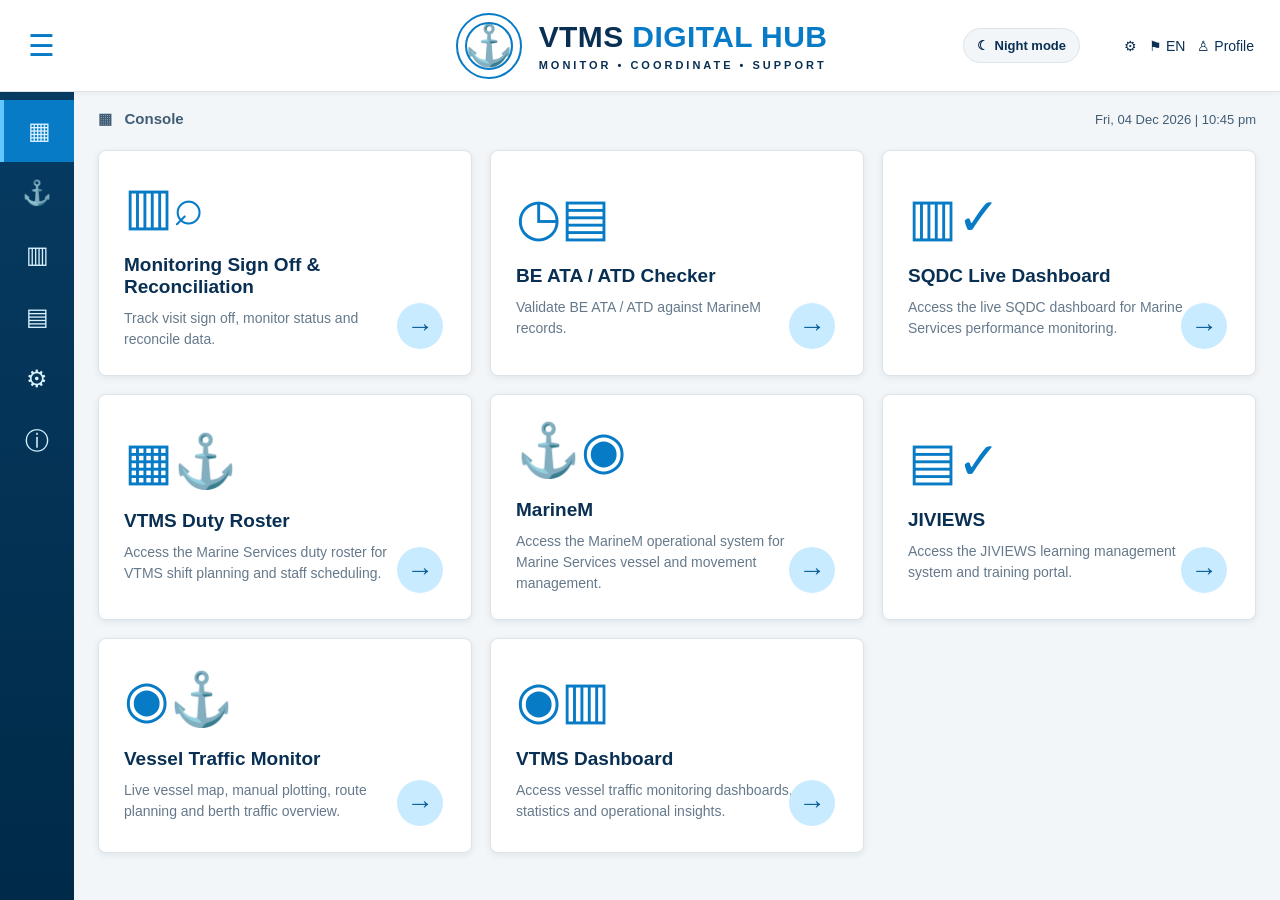
<file: dashboard.html>
<!doctype html>
<html lang="en"><head><meta charset="utf-8"><meta name="viewport" content="width=device-width,initial-scale=1"><title>VTMS Digital Hub</title>
<style>:root{--navy:#062f51;--blue:#087bc7;--sky:#31a9eb;--bg:#f3f6f8;--line:#dce4ea;--text:#092f53;--muted:#65798b}*{box-sizing:border-box}body{margin:0;font-family:Arial,Helvetica,sans-serif;background:var(--bg);color:var(--text)}header{height:92px;background:#fff;border-bottom:1px solid var(--line);display:flex;align-items:center;justify-content:center;position:relative;box-shadow:0 1px 5px #0000000c}.hamb{position:absolute;left:28px;font-size:30px;color:var(--blue)}.brand{display:flex;align-items:center;gap:14px}.logo{width:72px;height:72px;position:relative;display:grid;place-items:center;color:var(--navy);font-size:40px}.logo:before,.logo:after{content:"";position:absolute;border:2px solid var(--blue);border-radius:50%}.logo:before{width:62px;height:62px}.logo:after{width:44px;height:44px}.brand h1{font-size:30px;letter-spacing:.4px;margin:0;font-weight:800}.brand h1 span{color:var(--blue)}.brand p{font-size:11px;letter-spacing:3px;margin:4px 0 0;font-weight:700}.right{position:absolute;right:26px;display:flex;gap:20px;align-items:center;font-size:14px}.layout{display:grid;grid-template-columns:74px 1fr;min-height:calc(100vh - 92px)}aside{background:linear-gradient(#073b62,#002a48);padding-top:8px}.sideitem{height:62px;display:grid;place-items:center;color:#d9f2ff;font-size:24px}.sideitem.active{background:var(--blue);border-left:4px solid #63c7ff}.main{padding:18px 24px}.crumb{display:flex;justify-content:space-between;align-items:center;margin-bottom:22px;color:#405d75}.crumb strong{font-size:15px}.date{font-size:13px}.grid{display:grid;grid-template-columns:repeat(4,minmax(220px,1fr));gap:22px}.card{min-height:230px;background:#fff;border:1px solid var(--line);border-radius:8px;box-shadow:0 2px 7px #163c5b16;padding:30px 32px;display:flex;flex-direction:column;justify-content:center;position:relative;text-decoration:none;color:inherit;transition:.2s}.card.live:hover{transform:translateY(-3px);box-shadow:0 8px 20px #163c5b22;border-color:#acd9f4}.icon{font-size:52px;margin-bottom:18px;color:var(--blue)}.card h2{font-size:19px;margin:0 0 10px}.card p{font-size:14px;line-height:1.5;color:var(--muted);margin:0;max-width:290px}.go{position:absolute;right:28px;bottom:26px;width:46px;height:46px;border-radius:50%;background:#c9ebff;display:grid;place-items:center;font-size:27px;color:#075d95}.future{text-align:center;align-items:center;opacity:.88}.plus{width:72px;height:72px;border:2px dashed #91a6b8;border-radius:50%;display:grid;place-items:center;font-size:42px;color:#7e93a5;margin-bottom:18px}.future h2{font-size:18px}.future p{font-size:14px}@media(max-width:1150px){.grid{grid-template-columns:repeat(2,1fr)}}@media(max-width:650px){header{height:76px}.right{display:none}.brand h1{font-size:21px}.brand p{font-size:8px}.logo{width:55px;height:55px;font-size:31px}.logo:before{width:48px;height:48px}.logo:after{width:34px;height:34px}.layout{grid-template-columns:0 1fr}.layout aside{display:none}.main{padding:15px}.grid{grid-template-columns:1fr}.card{min-height:190px}.date{display:none}}
/* Responsive layout enhancements */
html{width:100%;overflow-x:hidden}body{min-width:0;overflow-x:hidden}.layout{min-width:0}.main{min-width:0}.grid{grid-template-columns:repeat(4,minmax(0,1fr))}.card{min-width:0}.card h2,.card p{overflow-wrap:anywhere}.brand{min-width:0}.brand h1{line-height:1.15}.right{white-space:nowrap}
@media(max-width:1440px){.grid{grid-template-columns:repeat(3,minmax(0,1fr));gap:18px}.card{padding:25px;min-height:215px}.right{gap:12px}}
@media(max-width:1100px){.grid{grid-template-columns:repeat(2,minmax(0,1fr))}.brand h1{font-size:25px}.right{font-size:12px;right:14px}.hamb{left:14px}}
@media(max-width:760px){header{height:auto;min-height:82px;padding:12px 16px}.hamb,.right{display:none}.brand{gap:10px}.brand h1{font-size:clamp(18px,4vw,25px)}.brand p{font-size:9px;letter-spacing:1.5px}.logo{width:54px;height:54px;flex-shrink:0;font-size:30px}.logo:before{width:48px;height:48px}.logo:after{width:34px;height:34px}.layout{display:block;min-height:calc(100dvh - 82px)}aside{display:none}.main{padding:18px}.crumb{margin-bottom:16px}.date{display:block;font-size:11px}.grid{gap:14px}}
@media(max-width:540px){.grid{grid-template-columns:minmax(0,1fr)}.main{padding:14px}.card{min-height:160px;padding:20px 68px 20px 20px;border-radius:12px}.icon{font-size:36px;margin-bottom:10px}.card h2{font-size:17px}.card p{font-size:13px;line-height:1.45}.go{right:15px;bottom:18px;width:38px;height:38px;font-size:23px}.brand h1{font-size:19px}.brand p{font-size:8px;letter-spacing:1px}.crumb strong{font-size:13px}.date{font-size:10px}}
@media(max-width:360px){.brand h1{font-size:16px}.brand p{letter-spacing:.5px}.card{padding-right:55px}.go{right:10px;width:34px;height:34px}}
@media(hover:none){.card.live:hover{transform:none}.card.live:active{background:#edf8ff}}

/* Day / night appearance */
html[data-theme="night"]{color-scheme:dark;--bg:#091724;--line:#294057;--text:#e7f1fb;--muted:#a9bed0;--blue:#55b9f8}html[data-theme="night"] header{background:#102538;box-shadow:0 1px 8px #0005}html[data-theme="night"] .card{background:#142b40;box-shadow:0 2px 10px #0004}html[data-theme="night"] .card.live:hover{background:#1b3852;border-color:#4a90b8}html[data-theme="night"] .crumb{color:#bdd0e0}html[data-theme="night"] .logo{color:#d7edfc}html[data-theme="night"] .go{background:#204a67;color:#c4eaff}html[data-theme="night"] aside{background:linear-gradient(#071b2c,#05121f)}html[data-theme="night"] .plus{border-color:#64829c;color:#8da8bd}html[data-theme="night"] .future{opacity:.8}html[data-theme="night"] .card.live:active{background:#20425e}
.theme-toggle{position:absolute;right:200px;display:flex;align-items:center;gap:6px;border:1px solid var(--line);background:var(--bg);color:var(--text);border-radius:30px;padding:9px 13px;font:600 13px Arial,Helvetica,sans-serif;cursor:pointer;white-space:nowrap}.theme-toggle:focus-visible{outline:3px solid var(--blue);outline-offset:3px}@media(max-width:1100px){.theme-toggle{right:140px;padding:8px 10px}}@media(max-width:760px){.theme-toggle{position:static;margin-left:auto;flex-shrink:0}.brand{margin-right:8px}header{justify-content:space-between}}@media(max-width:540px){.theme-toggle{padding:8px;font-size:12px}.theme-toggle .theme-label{display:none}}
</style></head><body>
<header><div class="hamb">☰</div><div class="brand"><div class="logo">⚓</div><div><h1>VTMS <span>DIGITAL HUB</span></h1><p>MONITOR • COORDINATE • SUPPORT</p></div></div><button class="theme-toggle" id="themeToggle" type="button" aria-label="Switch to night mode" aria-pressed="false"><span class="theme-icon">☾</span><span class="theme-label">Night mode</span></button><div class="right"><span>⚙</span><span>⚑ EN</span><span>♙ Profile</span></div></header>
<div class="layout"><aside><div class="sideitem active">▦</div><div class="sideitem">⚓</div><div class="sideitem">▥</div><div class="sideitem">▤</div><div class="sideitem">⚙</div><div class="sideitem">ⓘ</div></aside><main class="main"><div class="crumb"><strong>▦ &nbsp; Console</strong><span class="date" id="date"></span></div><section class="grid">
<a class="card live" href="./"><div class="icon">▥⌕</div><h2>Monitoring Sign Off &amp; Reconciliation</h2><p>Track visit sign off, monitor status and reconcile data.</p><span class="go">→</span></a>
<a class="card live" href="checker.html"><div class="icon">◷▤</div><h2>BE ATA / ATD Checker</h2><p>Validate BE ATA / ATD against MarineM records.</p><span class="go">→</span></a>
<a class="card live" href="https://script.google.com/macros/s/AKfycbwlOrYvOotUtfaqWfaxHVwuwNt-mNwA4lEBadnsSwOGLoYB4AKSxgCaCpVFtFvns02L/exec" target="_blank" rel="noopener"><div class="icon">▥✓</div><h2>SQDC Live Dashboard</h2><p>Access the live SQDC dashboard for Marine Services performance monitoring.</p><span class="go">→</span></a>
<a class="card live" href="https://script.google.com/macros/s/AKfycbzlbVceDeDaO5X_4CugbZP7gwY6MgkC1oww6F6Osqp0OrYEwpDOBJGTpSMtu93LQXcrvA/exec" target="_blank" rel="noopener"><div class="icon">▦⚓</div><h2>VTMS Duty Roster</h2><p>Access the Marine Services duty roster for VTMS shift planning and staff scheduling.</p><span class="go">→</span></a>
<a class="card live" href="https://ptp.marinemlive.com/marinem" target="_blank" rel="noopener"><div class="icon">⚓◉</div><h2>MarineM</h2><p>Access the MarineM operational system for Marine Services vessel and movement management.</p><span class="go">→</span></a>
<a class="card live" href="https://ptplms.jiviews.com/" target="_blank" rel="noopener"><div class="icon">▤✓</div><h2>JIVIEWS</h2><p>Access the JIVIEWS learning management system and training portal.</p><span class="go">→</span></a>
<a class="card live" href="vessel-traffic.html"><div class="icon">◉⚓</div><h2>Vessel Traffic Monitor</h2><p>Live vessel map, manual plotting, route planning and berth traffic overview.</p><span class="go">→</span></a><a class="card live" href="https://asyraf6857.github.io/vtmsdashboard/index.html" target="_blank" rel="noopener"><div class="icon">◉▥</div><h2>VTMS Dashboard</h2><p>Access vessel traffic monitoring dashboards, statistics and operational insights.</p><span class="go">→</span></a>
</section></main></div><script>(function(){const key='vtms-digital-hub-theme',button=document.getElementById('themeToggle');function setTheme(mode){document.documentElement.setAttribute('data-theme',mode);button.setAttribute('aria-pressed',String(mode==='night'));button.setAttribute('aria-label',mode==='night'?'Switch to day mode':'Switch to night mode');button.querySelector('.theme-icon').textContent=mode==='night'?'☀':'☾';button.querySelector('.theme-label').textContent=mode==='night'?'Day mode':'Night mode';try{localStorage.setItem(key,mode)}catch(e){}}let saved;try{saved=localStorage.getItem(key)}catch(e){}setTheme(saved==='day'||saved==='night'?saved:(window.matchMedia&&window.matchMedia('(prefers-color-scheme: dark)').matches?'night':'day'));button.addEventListener('click',function(){setTheme(document.documentElement.getAttribute('data-theme')==='night'?'day':'night')})})();function tick(){const d=new Date();document.getElementById('date').textContent=d.toLocaleDateString('en-MY',{weekday:'short',day:'2-digit',month:'short',year:'numeric'})+' | '+d.toLocaleTimeString('en-MY',{hour:'2-digit',minute:'2-digit'});}tick();setInterval(tick,30000);</script></body></html>
</file>
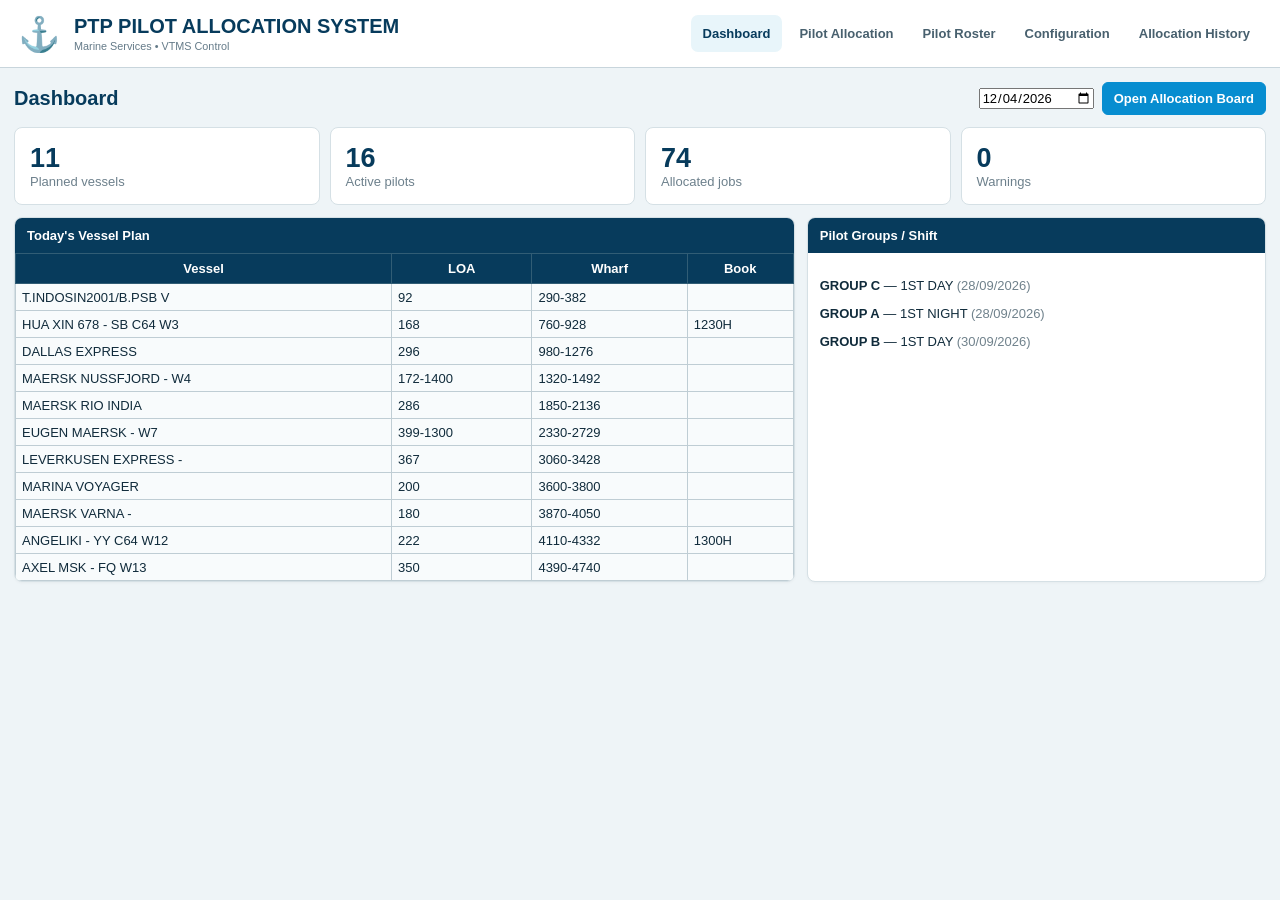
<file: pilot-allocation.html>
<!doctype html>
<html lang="en"><head><meta charset="utf-8"><meta name="viewport" content="width=device-width,initial-scale=1">
<title>PTP Pilot Allocation System</title>
<style>
:root{--navy:#073b5c;--navy2:#052d47;--cyan:#16c7d8;--blue:#1397d5;--bg:#eef4f7;--line:#c8d5dc;--green:#84cf45;--yellow:#fff200;--red:#f3261c;--ink:#102b3b}
*{box-sizing:border-box}body{margin:0;font-family:Arial,Helvetica,sans-serif;background:var(--bg);color:var(--ink);font-size:13px}
header{height:68px;background:white;border-bottom:1px solid var(--line);display:flex;align-items:center;padding:0 18px;gap:14px;position:sticky;top:0;z-index:20}
.anchor{font-size:34px}.brand{margin-right:auto}.brand b{font-size:20px;color:var(--navy)}.brand small{display:block;color:#657b89;margin-top:2px}
nav{display:flex;gap:5px}.navbtn{border:0;background:transparent;padding:11px 12px;border-radius:7px;font-weight:700;color:#48606e;cursor:pointer}.navbtn.active,.navbtn:hover{background:#e8f5fa;color:var(--navy)}
button,input,select{font:inherit}.btn{border:1px solid #bdd0da;background:#fff;padding:8px 11px;border-radius:6px;cursor:pointer;font-weight:700}.btn.primary{background:#078dd0;color:#fff;border-color:#078dd0}.btn.green{background:#07966a;color:#fff;border-color:#07966a}.btn.danger{background:#e84b43;color:#fff;border-color:#e84b43}
main{padding:14px;max-width:1900px;margin:auto}.page{display:none}.page.active{display:block}.toolbar{display:flex;gap:8px;align-items:center;flex-wrap:wrap;margin-bottom:12px}.toolbar h2{margin:0 auto 0 0;font-size:20px;color:var(--navy)}
.card{background:#fff;border:1px solid #d5e0e5;border-radius:8px;box-shadow:0 1px 3px #0000000a;overflow:hidden}.card h3{margin:0;padding:10px 12px;background:var(--navy);color:#fff;font-size:13px}.grid2{display:grid;grid-template-columns:1.7fr 1fr;gap:12px}.stats{display:grid;grid-template-columns:repeat(4,1fr);gap:10px;margin-bottom:12px}.stat{background:#fff;border:1px solid #d5e0e5;border-radius:8px;padding:15px}.stat b{font-size:27px;color:var(--navy);display:block}.stat span{color:#6d808c}
table{border-collapse:collapse;width:100%}th{background:var(--navy);color:#fff;padding:7px;border:1px solid #315d75;white-space:nowrap}td{padding:5px 6px;border:1px solid #bfcdd4;height:27px;background:#f8fbfc}td[contenteditable="true"]{background:#fff}.compact td,.compact th{padding:4px 5px;height:24px}.scroll{overflow:auto;max-height:69vh}
.pilotboard{background:#061317;color:#fff}.pilotboard td{background:#071417;color:#fff;border-color:#20363d;text-align:center;font-weight:700}.pilotboard th{background:#063e5c}.pilotboard .group{background:#12d5dc;color:#001e25;font-weight:800;min-width:105px}.code{cursor:pointer;min-width:35px}.code.IN{background:#159ee0}.code.OUT{background:#f02c24}.code.ANC{background:#b8bec2;color:#17252c}.code.TONGKANG{background:#ffd400;color:#182022}.code.SHF{background:#169dd9}.code.SFT{background:#78c848;color:#10220d}.code.MC{background:#f0a71a;color:#1d1600}.code.OC{background:#d1d1d1;color:#222}.code.HPL{background:#e98bdc;color:#222}.code.AL{background:#9a70df}.code.OR{background:#98e96d;color:#17300d}.code.RR{background:#d9ee20;color:#1c2200}
.v-green td{background:#8bd34a}.v-yellow td{background:#fff400}.v-cyan td{background:#1bd4dc}.v-red td{background:#f42c20;color:#fff}
.formgrid{display:grid;grid-template-columns:repeat(4,1fr);gap:10px;padding:12px}.field label{display:block;font-weight:700;margin-bottom:4px;color:#4a6270}.field input,.field select{width:100%;padding:8px;border:1px solid #bdccd4;border-radius:5px;background:#fff}
.tabs{display:flex;gap:6px;margin-bottom:10px}.tab{padding:8px 11px;border:1px solid #c7d4da;background:#fff;border-radius:6px;cursor:pointer;font-weight:700}.tab.active{background:var(--navy);color:#fff}
.legend{display:flex;gap:13px;flex-wrap:wrap;padding:10px}.legend span{display:flex;align-items:center;gap:5px}.sw{width:18px;height:13px;border-radius:2px}
.ctx{position:fixed;z-index:1000;background:#fff;border:1px solid #9fb4c0;border-radius:8px;box-shadow:0 8px 28px #0003;padding:7px;min-width:190px}.ctx button{display:block;width:100%;text-align:left;border:0;background:#fff;padding:8px;border-radius:5px;cursor:pointer}.ctx button:hover{background:#e8f5fa}.shiftbadge{padding:7px 10px;border-radius:6px;background:#e9f5fa;font-weight:700;color:var(--navy)}.notice{padding:10px 12px;background:#fff8d9;border:1px solid #eedc88;border-radius:6px;margin-bottom:10px}.muted{color:#70828c}.right{text-align:right}.hidden{display:none!important}
@media(max-width:1100px){.grid2{grid-template-columns:1fr}.stats{grid-template-columns:repeat(2,1fr)}nav{overflow:auto}.brand small{display:none}}
@media print{header,.toolbar,.tabs,.no-print{display:none!important}main{padding:0}.page{display:none!important}#allocation.page{display:block!important}.scroll{max-height:none;overflow:visible}.grid2{grid-template-columns:1.6fr 1fr}body{font-size:9px}}
</style></head>
<body><header><div class="anchor">⚓</div><div class="brand"><b>PTP PILOT ALLOCATION SYSTEM</b><small>Marine Services • VTMS Control</small></div>
<nav>
<button class="navbtn active" data-page="dashboard">Dashboard</button>
<button class="navbtn" data-page="allocation">Pilot Allocation</button>
<button class="navbtn" data-page="roster">Pilot Roster</button>
<button class="navbtn" data-page="config">Configuration</button>
<button class="navbtn" data-page="history">Allocation History</button>
</nav></header><main>

<section id="dashboard" class="page active">
<div class="toolbar"><h2>Dashboard</h2><input id="dashDate" type="date"><button class="btn primary" onclick="goAllocation()">Open Allocation Board</button></div>
<div class="stats"><div class="stat"><b id="sVessels">0</b><span>Planned vessels</span></div><div class="stat"><b id="sPilots">0</b><span>Active pilots</span></div><div class="stat"><b id="sJobs">0</b><span>Allocated jobs</span></div><div class="stat"><b id="sConflict">0</b><span>Warnings</span></div></div>
<div class="grid2"><div class="card"><h3>Today's Vessel Plan</h3><div class="scroll"><table id="dashVessels"></table></div></div><div class="card"><h3>Pilot Groups / Shift</h3><div id="dashGroups" style="padding:12px"></div></div></div>
</section>

<section id="allocation" class="page">
<div class="toolbar"><h2>Pilot Allocation</h2><label>Date <input id="allocDate" type="date"></label><label>Shift <select id="allocShift"><option>1ST DAY</option><option>1ST NIGHT</option><option>2ND DAY</option><option>2ND NIGHT</option><option>DAY</option><option>NIGHT</option></select></label><span id="shiftBadge" class="shiftbadge"></span><button class="btn" onclick="changeDate(-1)">◀</button><button class="btn" onclick="today()">Today</button><button class="btn" onclick="changeDate(1)">▶</button><button class="btn green" onclick="addVessel()">+ Add Vessel</button><button class="btn primary" onclick="saveSnapshot()">Save Snapshot</button><button class="btn" onclick="window.print()">Print</button></div>
<div id="warning" class="notice hidden"></div><div id="ctxMenu" class="ctx hidden"></div>
<div class="grid2"><div>
<div class="card"><h3>VESSEL MOVEMENT / PILOT BOOKING</h3><div class="scroll"><table id="vesselTable" class="compact"></table></div></div>
<div class="card" style="margin-top:10px"><h3>SPECIAL / BUNKER / BARGE MOVEMENT</h3><table id="specialTable" class="compact"></table></div>
</div>
<div class="card"><h3>PILOT ON DUTY</h3><div class="scroll"><table id="pilotBoard" class="pilotboard compact"></table></div><div id="legend" class="legend"></div></div></div>
</section>

<section id="roster" class="page">
<div class="toolbar"><h2>Pilot Roster</h2><button class="btn green" onclick="addPilot()">+ Add Pilot</button><button class="btn primary" onclick="saveAll()">Save</button></div>
<div class="card"><div class="scroll"><table id="rosterTable"></table></div></div>
</section>

<section id="config" class="page">
<div class="toolbar"><h2>Configuration</h2><button class="btn primary" onclick="saveConfig()">Save Configuration</button><button class="btn danger" onclick="resetDemo()">Reset Demo Data</button></div>
<div class="tabs"><button class="tab active" data-cfg="general">General</button><button class="tab" data-cfg="codes">Allocation Codes</button><button class="tab" data-cfg="groups">Groups & Shifts</button><button class="tab" data-cfg="rules">LOA / Qualification Rules</button></div>
<div id="cfg-general" class="cfg card"><h3>General Settings</h3><div class="formgrid">
<div class="field"><label>System title</label><input id="cTitle"></div><div class="field"><label>Day shift start</label><input id="cDay" type="time"></div><div class="field"><label>Night shift start</label><input id="cNight" type="time"></div><div class="field"><label>Allocation columns</label><input id="cCols" type="number" min="4" max="16"></div></div></div>
<div id="cfg-codes" class="cfg card hidden"><h3>Allocation Codes & Colours</h3><table id="codeTable"></table></div>
<div id="cfg-groups" class="cfg card hidden"><h3>Groups & Shift Rotation</h3><table id="groupTable"></table></div>
<div id="cfg-rules" class="cfg card hidden"><h3>LOA / Pilot Class Rules</h3><table id="ruleTable"></table></div>
</section>

<section id="history" class="page">
<div class="toolbar"><h2>Allocation History</h2><input id="histSearch" placeholder="Search vessel / pilot / date" oninput="renderHistory()"><button class="btn danger" onclick="clearHistory()">Clear History</button></div>
<div class="card"><div class="scroll"><table id="historyTable"></table></div></div>
</section>
</main>
<script>
const KEY='ptpPilotAllocationV1';
const demo={
 config:{title:'PTP Pilot Allocation System',day:'07:00',night:'19:00',cols:8,
 codes:[['IN','Inbound','#159ee0'],['OUT','Outbound','#f02c24'],['ANC','Anchorage','#b8bec2'],['TONGKANG','Tongkang','#ffd400'],['SHF','Shift','#169dd9'],['SFT','SFT','#78c848'],['MC','Marine Craft','#f0a71a'],['O/C','On Call','#d1d1d1'],['HPL','HPL','#e98bdc'],['AL','AL','#9a70df'],['OR','OR','#98e96d'],['RR','RR','#d9ee20']],
 groups:[['C','1ST DAY','28/09/2026'],['A','1ST NIGHT','28/09/2026'],['B','1ST DAY','30/09/2026']],
 rules:[['0','150','CH60'],['151','250','CH66'],['251','350','CH75'],['351','999','CH76']]},
 pilots:[
 {class:'150',lic:'CH66',code:'KI',group:'C',status:'Active',jobs:['SFT','OUT','TONGKANG','ANC','OUT','OUT','','']},
 {class:'250',lic:'CH66',code:'LL',group:'C',status:'Active',jobs:['SHT','AL','','IN','TONGKANG','','','']},
 {class:'350',lic:'CH75',code:'SM',group:'C',status:'Active',jobs:['IN','IN','IN','SHF','AL','','','']},
 {class:'UR',lic:'CH75',code:'RN',group:'C',status:'Active',jobs:['','','','','','','','']},
 {class:'UR',lic:'CH75',code:'FQ',group:'C',status:'Active',jobs:['OUT','AL','','','IN','IN','','']},
 {class:'UR',lic:'CH76',code:'FI',group:'C',status:'Active',jobs:['IN','IN','IN','KI','OUT','FA','','']},
 {class:'UR',lic:'CH75',code:'RZ',group:'C',status:'Active',jobs:['ANC','IN','OUT','','IN','OUT','','']},
 {class:'150',lic:'CH66',code:'JO',group:'A',status:'Active',jobs:['TONGKANG','IN','IN','IN','O/C','','','']},
 {class:'250',lic:'CH66',code:'FM',group:'A',status:'Active',jobs:['ANC','OUT','IN','SHT','OUT','ANC','TONGKANG','']},
 {class:'UR',lic:'CH75',code:'MR',group:'A',status:'Active',jobs:['OUT','JO','OUT','ANC','ANC','OUT','','']},
 {class:'UR',lic:'CH66',code:'AY',group:'A',status:'Active',jobs:['IN','SHF','IN','OUT','TONGKANG','','','']},
 {class:'UR',lic:'CH75',code:'ZL',group:'A',status:'Active',jobs:['TONGKANG','ANC','SFT','OUT','TONGKANG','','','']},
 {class:'150',lic:'CH60',code:'II',group:'B',status:'Active',jobs:['IN','IN','OUT','','','','','']},
 {class:'250',lic:'CH75',code:'MH',group:'B',status:'Active',jobs:['IN','OUT','IN','IN','','','','']},
 {class:'250',lic:'CH75',code:'CT',group:'B',status:'Active',jobs:['IN','OUT','IN','ANC','','','','']},
 {class:'UR',lic:'CH66',code:'KJ',group:'B',status:'Active',jobs:['IN','OUT','ANC','OUT','ANC','','','']}
 ],
 vessels:[
 {name:'T.INDOSIN2001/B.PSB V',loa:'92',wharf:'290-382',bunker:'',book:'',clr:'',toLoa:'',toWharf:'170-200',toVessel:'SEA EAGLE',color:''},
 {name:'HUA XIN 678 - SB C64 W3',loa:'168',wharf:'760-928',bunker:'',book:'1230H',clr:'368',toLoa:'',toWharf:'750-922/',toVessel:'MTT SEPANGGAR - 1300 SS C64 W3',color:'cyan'},
 {name:'DALLAS EXPRESS',loa:'296',wharf:'980-1276',bunker:'',book:'',clr:'58',toLoa:'',toWharf:'',toVessel:'',color:''},
 {name:'MAERSK NUSSFJORD - W4',loa:'172-1400',wharf:'1320-1492',bunker:'',book:'',clr:'',toLoa:'',toWharf:'',toVessel:'',color:''},
 {name:'MAERSK RIO INDIA',loa:'286',wharf:'1850-2136',bunker:'',book:'',clr:'52',toLoa:'',toWharf:'1630-1798',toVessel:'HUA XIN 678 - SB W5',color:''},
 {name:'EUGEN MAERSK - W7',loa:'399-1300',wharf:'2330-2729',bunker:'',book:'',clr:'',toLoa:'',toWharf:'',toVessel:'',color:''},
 {name:'LEVERKUSEN EXPRESS -',loa:'367',wharf:'3060-3428',bunker:'',book:'',clr:'',toLoa:'',toWharf:'',toVessel:'',color:''},
 {name:'MARINA VOYAGER',loa:'200',wharf:'3600-3800',bunker:'<< LSHIP',book:'',clr:'',toLoa:'',toWharf:'',toVessel:'',color:''},
 {name:'MAERSK VARNA -',loa:'180',wharf:'3870-4050',bunker:'',book:'',clr:'',toLoa:'',toWharf:'',toVessel:'',color:''},
 {name:'ANGELIKI - YY C64 W12',loa:'222',wharf:'4110-4332',bunker:'',book:'1300H',clr:'',toLoa:'',toWharf:'',toVessel:'MSK NUSANTAR EST 1300 W12',color:'yellow'},
 {name:'AXEL MSK - FQ W13',loa:'350',wharf:'4390-4740',bunker:'',book:'',clr:'',toLoa:'',toWharf:'',toVessel:'',color:''}
 ],
 special:[{name:'CAPITOLT2001,ANTARA KOH PB8',loa:'',bunker:'SEA - BERTH 0',book:'1230H',remarks:'FA',color:'green'},{name:'BINA MARINE 31,BARGE COMFORT SHIPPING 2472',loa:'',bunker:'GRISEK - SEA',book:'1300H',remarks:'KI',color:'yellow'}],
 history:[]
};
let db=load(); let currentDate=new Date().toISOString().slice(0,10); let currentShift=db.currentShift||'1ST DAY';
function load(){try{return JSON.parse(localStorage.getItem(KEY))||structuredClone(demo)}catch(e){return structuredClone(demo)}}
function persist(){localStorage.setItem(KEY,JSON.stringify(db))}
function esc(s){return String(s??'').replace(/[&<>"']/g,m=>({'&':'&amp;','<':'&lt;','>':'&gt;','"':'&quot;',"'":'&#39;'}[m]))}
document.querySelectorAll('.navbtn').forEach(b=>b.onclick=()=>showPage(b.dataset.page));
function showPage(id){document.querySelectorAll('.page').forEach(x=>x.classList.toggle('active',x.id===id));document.querySelectorAll('.navbtn').forEach(x=>x.classList.toggle('active',x.dataset.page===id));renderAll()}
function goAllocation(){showPage('allocation')}
function iso(d){return d.toISOString().slice(0,10)} function today(){currentDate=iso(new Date());document.getElementById('allocDate').value=currentDate}
function changeDate(n){let d=new Date(currentDate+'T12:00:00');d.setDate(d.getDate()+n);currentDate=iso(d);document.getElementById('allocDate').value=currentDate}
document.getElementById('allocDate').onchange=e=>{currentDate=e.target.value;db.currentDate=currentDate;persist();renderShiftBadge()};document.getElementById('allocShift').onchange=e=>{currentShift=e.target.value;db.currentShift=currentShift;persist();renderShiftBadge()};
function editable(v,attr,i,key){return '<td contenteditable="true" data-'+attr+'="'+i+'" data-key="'+key+'">'+esc(v)+'</td>'}
function numEnd(mark){let m=String(mark||'').match(/(-?\d+(?:\.\d+)?)\s*$/);return m?+m[1]:null}
function numStart(mark){let m=String(mark||'').match(/^\s*(-?\d+(?:\.\d+)?)/);return m?+m[1]:null}
function calcClr(i){let v=db.vessels[i], end=numEnd(v.wharf);if(end===null)return '';let candidates=[];db.vessels.forEach((x,k)=>{if(k===i)return;let s=numStart(x.wharf);if(s!==null&&s>=end)candidates.push(s-end);let ts=numStart(x.toWharf);if(ts!==null&&ts>=end)candidates.push(ts-end)});let ts=numStart(v.toWharf);if(ts!==null&&ts>=end)candidates.push(ts-end);let val=candidates.filter(x=>x>=0).sort((a,b)=>a-b)[0];return val===undefined?'':Math.round(val*100)/100}
function refreshClr(){db.vessels.forEach((v,i)=>v.clr=calcClr(i));persist()}
function renderVessels(){refreshClr();
 let h='<tr><th>VESSEL NAME</th><th>LOA</th><th>WHARF MARK</th><th>BUNKER</th><th>BOOK</th><th>CLR (m)</th><th>LOA</th><th>WHARF MARK</th><th>VESSEL NAME (TO)</th><th></th></tr>';
 db.vessels.forEach((v,i)=>{h+='<tr class="'+(v.color?'v-'+v.color:'')+'">'+editable(v.name,'v',i,'name')+editable(v.loa,'v',i,'loa')+editable(v.wharf,'v',i,'wharf')+editable(v.bunker,'v',i,'bunker')+editable(v.book,'v',i,'book')+'<td class="clr-cell" title="Automatic clearance in metres">'+esc(calcClr(i))+'</td>'+editable(v.toLoa,'v',i,'toLoa')+editable(v.toWharf,'v',i,'toWharf')+editable(v.toVessel,'v',i,'toVessel')+'<td><button class="btn danger" onclick="delVessel('+i+')">×</button></td></tr>'});document.getElementById('vesselTable').innerHTML=h;
 document.querySelectorAll('[data-v]').forEach(td=>td.onblur=()=>{db.vessels[+td.dataset.v][td.dataset.key]=td.innerText.trim();persist();renderDashboard()})
 let s='<tr><th>VESSEL NAME</th><th>LOA</th><th>BUNKER</th><th>BOOK</th><th>REMARKS</th></tr>';db.special.forEach((v,i)=>s+='<tr class="'+(v.color?'v-'+v.color:'')+'">'+editable(v.name,'s',i,'name')+editable(v.loa,'s',i,'loa')+editable(v.bunker,'s',i,'bunker')+editable(v.book,'s',i,'book')+editable(v.remarks,'s',i,'remarks')+'</tr>');document.getElementById('specialTable').innerHTML=s;document.querySelectorAll('[data-s]').forEach(td=>td.onblur=()=>{db.special[+td.dataset.s][td.dataset.key]=td.innerText.trim();persist()})
}
function addVessel(){db.vessels.push({name:'NEW VESSEL',loa:'',wharf:'',bunker:'',book:'',clr:'',toLoa:'',toWharf:'',toVessel:'',color:''});persist();renderVessels()}
function delVessel(i){if(confirm('Remove this vessel?')){db.vessels.splice(i,1);persist();renderAll()}}
function cssCode(x){return x==='O/C'?'OC':x}
function renderBoard(){let groups=[...new Set(db.pilots.map(p=>p.group))];let h='<tr><th>GROUP</th><th>CLASS</th><th>LIC</th><th>PILOT</th>';for(let i=0;i<db.config.cols;i++)h+='<th>'+(i+1)+'</th>';h+='</tr>';
 groups.forEach(g=>{let ps=db.pilots.filter(p=>p.group===g&&p.status!=='Inactive');ps.forEach((p,pi)=>{let idx=db.pilots.indexOf(p);h+='<tr>'+(pi===0?'<td class="group" rowspan="'+ps.length+'">GROUP '+esc(g)+'</td>':'')+'<td>'+esc(p.class)+'</td><td>'+esc(p.lic)+'</td><td>'+esc(p.code)+'</td>';for(let j=0;j<db.config.cols;j++){let c=p.jobs[j]||'';h+='<td class="code '+cssCode(c)+'" data-p="'+idx+'" data-j="'+j+'" onclick="cycleCode(this)" oncontextmenu="showContext(event,this)">'+esc(c)+'</td>'}h+='</tr>'})});document.getElementById('pilotBoard').innerHTML=h;
 document.getElementById('legend').innerHTML=db.config.codes.map(c=>'<span><i class="sw" style="background:'+c[2]+'"></i>'+esc(c[0])+'</span>').join('');
}
function renderShiftBadge(){let d=currentDate?new Date(currentDate+'T12:00:00'):new Date();let label=d.toLocaleDateString('en-GB');shiftBadge.textContent=label+' • '+currentShift}
function showContext(e,td){e.preventDefault();let m=document.getElementById('ctxMenu');let p=+td.dataset.p,j=+td.dataset.j;let codes=[''].concat(db.config.codes.map(x=>x[0]));m.innerHTML='<b style="display:block;padding:6px 8px;color:#073b5c">Select Allocation</b>'+codes.map(x=>'<button data-val="'+esc(x)+'">'+(x||'Clear')+'</button>').join('')+'<hr style="border:0;border-top:1px solid #ddd"><button data-action="date">Change Date…</button><button data-action="shift">Change Shift…</button>';m.style.left=Math.min(e.clientX,window.innerWidth-210)+'px';m.style.top=Math.min(e.clientY,window.innerHeight-380)+'px';m.classList.remove('hidden');m.querySelectorAll('[data-val]').forEach(b=>b.onclick=()=>{db.pilots[p].jobs[j]=b.dataset.val;persist();m.classList.add('hidden');renderBoard();renderDashboard()});m.querySelector('[data-action="date"]').onclick=()=>{document.getElementById('allocDate').showPicker?.();m.classList.add('hidden')};m.querySelector('[data-action="shift"]').onclick=()=>{document.getElementById('allocShift').focus();document.getElementById('allocShift').click();m.classList.add('hidden')}}
document.addEventListener('click',e=>{if(!e.target.closest('#ctxMenu'))document.getElementById('ctxMenu').classList.add('hidden')});
function cycleCode(td){let p=db.pilots[+td.dataset.p],j=+td.dataset.j,codes=[''].concat(db.config.codes.map(x=>x[0])),n=(codes.indexOf(p.jobs[j]||'')+1)%codes.length;p.jobs[j]=codes[n];persist();renderBoard();renderDashboard()}
function renderRoster(){let h='<tr><th>CLASS</th><th>LICENCE</th><th>PILOT CODE</th><th>GROUP</th><th>STATUS</th><th></th></tr>';db.pilots.forEach((p,i)=>h+='<tr>'+editable(p.class,'p',i,'class')+editable(p.lic,'p',i,'lic')+editable(p.code,'p',i,'code')+editable(p.group,'p',i,'group')+'<td><select data-status="'+i+'"><option '+(p.status==='Active'?'selected':'')+'>Active</option><option '+(p.status==='Inactive'?'selected':'')+'>Inactive</option></select></td><td><button class="btn danger" onclick="delPilot('+i+')">Delete</button></td></tr>');document.getElementById('rosterTable').innerHTML=h;document.querySelectorAll('[data-p]').forEach(td=>td.onblur=()=>{db.pilots[+td.dataset.p][td.dataset.key]=td.innerText.trim();persist()});document.querySelectorAll('[data-status]').forEach(s=>s.onchange=()=>{db.pilots[+s.dataset.status].status=s.value;persist()})}
function addPilot(){db.pilots.push({class:'UR',lic:'CH75',code:'NEW',group:'A',status:'Active',jobs:Array(db.config.cols).fill('')});persist();renderRoster()}
function delPilot(i){if(confirm('Delete pilot '+db.pilots[i].code+'?')){db.pilots.splice(i,1);persist();renderAll()}}
function saveAll(){persist();alert('Pilot roster saved.')}
function renderConfig(){cTitle.value=db.config.title;cDay.value=db.config.day;cNight.value=db.config.night;cCols.value=db.config.cols;
 codeTable.innerHTML='<tr><th>CODE</th><th>DESCRIPTION</th><th>COLOUR</th></tr>'+db.config.codes.map((c,i)=>'<tr>'+editable(c[0],'code',i,'0')+editable(c[1],'code',i,'1')+'<td><input type="color" data-color="'+i+'" value="'+c[2]+'"></td></tr>').join('');
 groupTable.innerHTML='<tr><th>GROUP</th><th>SHIFT</th><th>START DATE</th></tr>'+db.config.groups.map((g,i)=>'<tr>'+editable(g[0],'group',i,'0')+editable(g[1],'group',i,'1')+editable(g[2],'group',i,'2')+'</tr>').join('');
 ruleTable.innerHTML='<tr><th>MIN LOA</th><th>MAX LOA</th><th>MIN PILOT LICENCE</th></tr>'+db.config.rules.map((r,i)=>'<tr>'+editable(r[0],'rule',i,'0')+editable(r[1],'rule',i,'1')+editable(r[2],'rule',i,'2')+'</tr>').join('');
}
function saveConfig(){db.config.title=cTitle.value;db.config.day=cDay.value;db.config.night=cNight.value;db.config.cols=Math.max(4,Math.min(16,+cCols.value||8));document.querySelectorAll('[data-code]').forEach(x=>db.config.codes[+x.dataset.code][+x.dataset.key]=x.innerText.trim());document.querySelectorAll('[data-color]').forEach(x=>db.config.codes[+x.dataset.color][2]=x.value);document.querySelectorAll('[data-group]').forEach(x=>db.config.groups[+x.dataset.group][+x.dataset.key]=x.innerText.trim());document.querySelectorAll('[data-rule]').forEach(x=>db.config.rules[+x.dataset.rule][+x.dataset.key]=x.innerText.trim());persist();renderAll();alert('Configuration saved.')}
document.querySelectorAll('.tab').forEach(t=>t.onclick=()=>{document.querySelectorAll('.tab').forEach(x=>x.classList.toggle('active',x===t));document.querySelectorAll('.cfg').forEach(x=>x.classList.toggle('hidden',x.id!=='cfg-'+t.dataset.cfg))})
function saveSnapshot(){refreshClr();let jobs=[];db.pilots.forEach(p=>p.jobs.forEach((j,k)=>{if(j)jobs.push(p.code+':'+j+'#'+(k+1))}));db.history.unshift({date:currentDate,shift:currentShift,time:new Date().toLocaleTimeString(),vessels:db.vessels.length,pilots:db.pilots.filter(p=>p.status==='Active').length,jobs:jobs.length,detail:jobs.join(', ')});persist();renderHistory();alert('Allocation snapshot saved.')}
function renderHistory(){let q=(histSearch.value||'').toLowerCase();let rows=db.history.filter(x=>JSON.stringify(x).toLowerCase().includes(q));historyTable.innerHTML='<tr><th>DATE</th><th>SHIFT</th><th>TIME</th><th>VESSELS</th><th>PILOTS</th><th>JOBS</th><th>DETAIL</th></tr>'+rows.map(x=>'<tr><td>'+x.date+'</td><td>'+(x.shift||'')+'</td><td>'+x.time+'</td><td>'+x.vessels+'</td><td>'+x.pilots+'</td><td>'+x.jobs+'</td><td>'+esc(x.detail)+'</td></tr>').join('')}
function clearHistory(){if(confirm('Clear all allocation history?')){db.history=[];persist();renderHistory()}}
function renderDashboard(){sVessels.textContent=db.vessels.length;sPilots.textContent=db.pilots.filter(p=>p.status==='Active').length;let jobs=db.pilots.reduce((n,p)=>n+p.jobs.filter(Boolean).length,0);sJobs.textContent=jobs;sConflict.textContent=0;dashVessels.innerHTML='<tr><th>Vessel</th><th>LOA</th><th>Wharf</th><th>Book</th></tr>'+db.vessels.slice(0,12).map(v=>'<tr><td>'+esc(v.name)+'</td><td>'+esc(v.loa)+'</td><td>'+esc(v.wharf)+'</td><td>'+esc(v.book)+'</td></tr>').join('');dashGroups.innerHTML=db.config.groups.map(g=>'<p><b>GROUP '+esc(g[0])+'</b> — '+esc(g[1])+' <span class="muted">('+esc(g[2])+')</span></p>').join('')}
function resetDemo(){if(confirm('Reset all locally saved data to demo defaults?')){db=structuredClone(demo);persist();renderAll()}}
function renderAll(){refreshClr();renderVessels();renderBoard();renderRoster();renderConfig();renderHistory();renderDashboard();allocDate.value=currentDate;allocShift.value=currentShift;dashDate.value=currentDate;renderShiftBadge()}
renderAll();
</script></body></html>
</file>
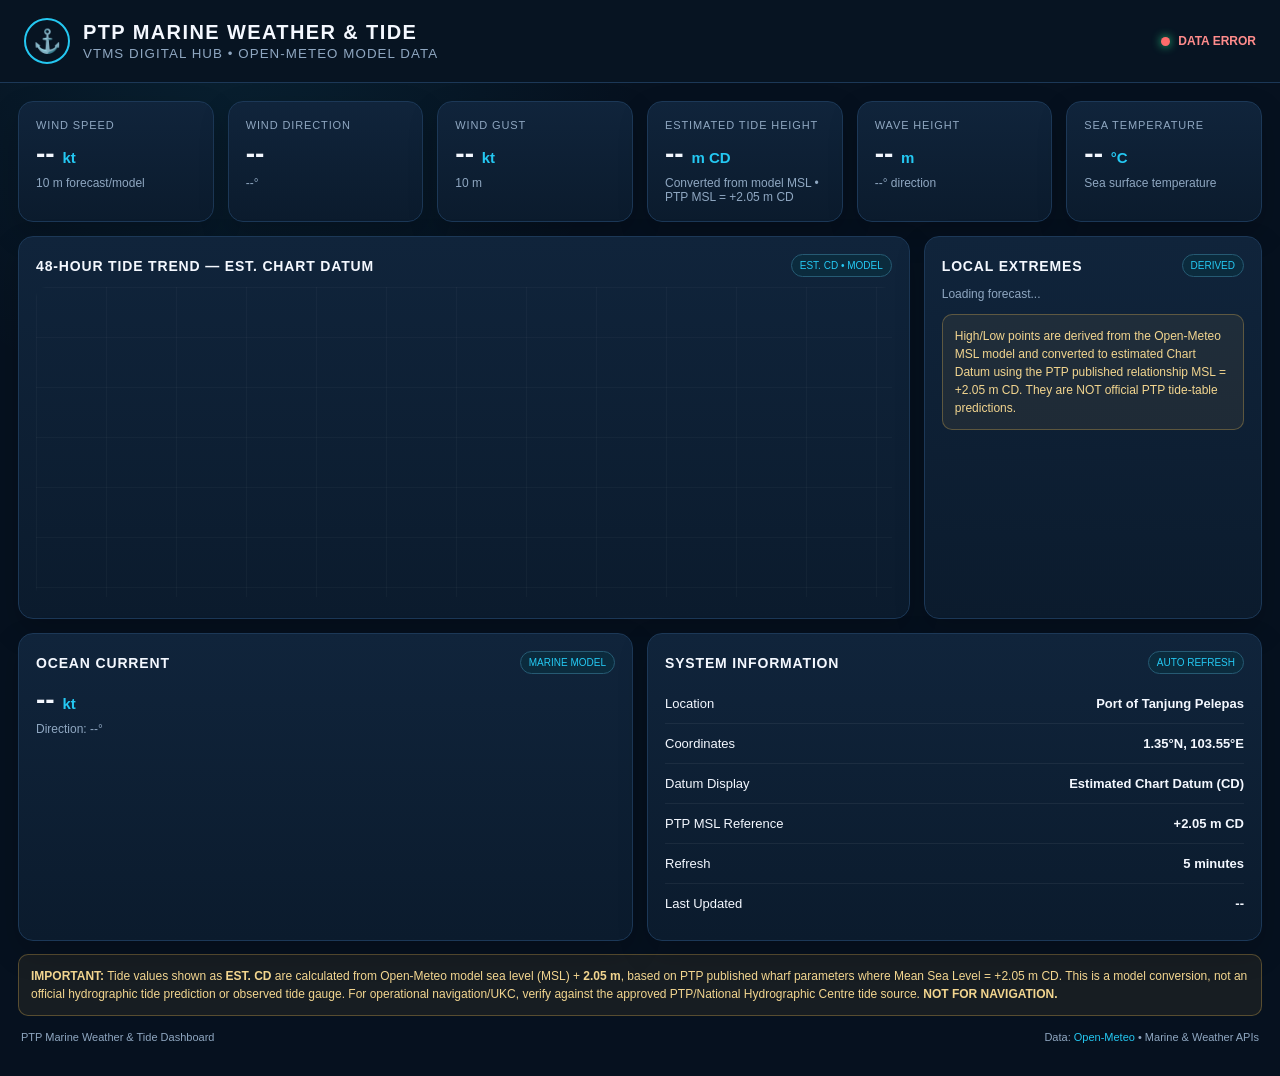
<file: weather-tide.html>
<!DOCTYPE html>
<html lang="en">
<head>
<meta charset="UTF-8"><meta name="viewport" content="width=device-width,initial-scale=1">
<title>PTP Marine Weather & Tide — Live</title>
<style>
:root{--bg:#06111f;--panel:#0c1d31;--line:#1c3857;--text:#f4f8ff;--muted:#8fa7c1;--cyan:#24c8f2;--green:#2bd98b;--amber:#ffc857;--blue:#4e8cff}*{box-sizing:border-box}body{margin:0;font-family:Inter,Segoe UI,Arial,sans-serif;background:radial-gradient(circle at 18% 0,rgba(36,200,242,.09),transparent 28%),var(--bg);color:var(--text)}header{display:flex;justify-content:space-between;align-items:center;padding:18px 24px;border-bottom:1px solid var(--line);background:#071422}.brand{display:flex;gap:13px;align-items:center}.logo{width:46px;height:46px;border:2px solid var(--cyan);border-radius:50%;display:grid;place-items:center;font-size:23px}.brand h1{font-size:20px;margin:0;letter-spacing:.07em}.brand small{color:var(--muted);letter-spacing:.08em}.status{display:flex;gap:8px;align-items:center;font-size:12px;font-weight:800}.dot{width:9px;height:9px;background:var(--green);border-radius:50%;box-shadow:0 0 10px var(--green)}main{max-width:1600px;margin:auto;padding:18px}.grid{display:grid;gap:14px}.cards{grid-template-columns:repeat(6,1fr)}.card{background:linear-gradient(180deg,#10243b,#0b1b2d);border:1px solid var(--line);border-radius:15px;padding:17px;box-shadow:0 12px 30px rgba(0,0,0,.18)}.label{color:var(--muted);font-size:11px;text-transform:uppercase;letter-spacing:.08em}.value{font-size:28px;font-weight:800;margin-top:7px}.unit{font-size:15px;color:var(--cyan)}.sub{font-size:12px;color:var(--muted);margin-top:6px}.middle{grid-template-columns:1.45fr .55fr;margin-top:14px}.bottom{grid-template-columns:1fr 1fr;margin-top:14px}.title{display:flex;justify-content:space-between;align-items:center;margin-bottom:10px}.title h2{font-size:14px;margin:0;letter-spacing:.06em}.pill{font-size:10px;color:var(--cyan);border:1px solid #265a73;background:#0b2b3d;padding:5px 8px;border-radius:999px}canvas{width:100%;height:310px;background:linear-gradient(rgba(255,255,255,.03) 1px,transparent 1px),linear-gradient(90deg,rgba(255,255,255,.03) 1px,transparent 1px);background-size:100% 50px,70px 100%;border-radius:10px}.row{display:grid;grid-template-columns:1fr 1fr 1fr;gap:8px;padding:12px 0;border-bottom:1px solid rgba(255,255,255,.06);font-size:13px}.row:last-child{border:0}.row strong{text-align:right}.high{color:#65e7c4}.low{color:#78aaff}.notice{margin-top:13px;padding:12px;border:1px solid rgba(255,200,87,.28);background:rgba(255,200,87,.07);border-radius:10px;color:#f2d58f;font-size:12px;line-height:1.5}.footer{display:flex;justify-content:space-between;flex-wrap:wrap;gap:10px;color:var(--muted);font-size:11px;margin:15px 3px}a{color:var(--cyan);text-decoration:none}.error{color:#ff8c8c}@media(max-width:1100px){.cards{grid-template-columns:repeat(3,1fr)}.middle,.bottom{grid-template-columns:1fr}}@media(max-width:650px){.cards{grid-template-columns:repeat(2,1fr)}header{padding:14px}.brand h1{font-size:14px}.value{font-size:23px}}
</style></head><body>
<header><div class="brand"><div class="logo">⚓</div><div><h1>PTP MARINE WEATHER & TIDE</h1><small>VTMS DIGITAL HUB • OPEN-METEO MODEL DATA</small></div></div><div class="status"><span class="dot" id="dot"></span><span id="status">CONNECTING</span></div></header>
<main><section class="grid cards">
<div class="card"><div class="label">Wind Speed</div><div class="value"><span id="wind">--</span> <span class="unit">kt</span></div><div class="sub">10 m forecast/model</div></div><div class="card"><div class="label">Wind Direction</div><div class="value" id="windDir">--</div><div class="sub"><span id="windDeg">--</span>°</div></div><div class="card"><div class="label">Wind Gust</div><div class="value"><span id="gust">--</span> <span class="unit">kt</span></div><div class="sub">10 m</div></div><div class="card"><div class="label">Estimated Tide Height</div><div class="value"><span id="sea">--</span> <span class="unit">m CD</span></div><div class="sub" id="trend">Converted from model MSL • PTP MSL = +2.05 m CD</div></div><div class="card"><div class="label">Wave Height</div><div class="value"><span id="wave">--</span> <span class="unit">m</span></div><div class="sub"><span id="waveDir">--</span>° direction</div></div><div class="card"><div class="label">Sea Temperature</div><div class="value"><span id="sst">--</span> <span class="unit">°C</span></div><div class="sub">Sea surface temperature</div></div></section>
<section class="grid middle"><div class="card"><div class="title"><h2>48-HOUR TIDE TREND — EST. CHART DATUM</h2><span class="pill">EST. CD • MODEL</span></div><canvas id="chart" width="1100" height="310"></canvas></div><div class="card"><div class="title"><h2>LOCAL EXTREMES</h2><span class="pill">DERIVED</span></div><div id="extremes"><div class="sub">Loading forecast...</div></div><div class="notice">High/Low points are derived from the Open-Meteo MSL model and converted to estimated Chart Datum using the PTP published relationship MSL = +2.05 m CD. They are NOT official PTP tide-table predictions.</div></div></section>
<section class="grid bottom"><div class="card"><div class="title"><h2>OCEAN CURRENT</h2><span class="pill">MARINE MODEL</span></div><div class="value"><span id="current">--</span> <span class="unit">kt</span></div><div class="sub">Direction: <span id="currentDir">--</span>°</div></div><div class="card"><div class="title"><h2>SYSTEM INFORMATION</h2><span class="pill">AUTO REFRESH</span></div><div class="row"><span>Location</span><span></span><strong>Port of Tanjung Pelepas</strong></div><div class="row"><span>Coordinates</span><span></span><strong>1.35°N, 103.55°E</strong></div><div class="row"><span>Datum Display</span><span></span><strong>Estimated Chart Datum (CD)</strong></div><div class="row"><span>PTP MSL Reference</span><span></span><strong>+2.05 m CD</strong></div><div class="row"><span>Refresh</span><span></span><strong>5 minutes</strong></div><div class="row"><span>Last Updated</span><span></span><strong id="updated">--</strong></div></div></section>
<div class="notice"><b>IMPORTANT:</b> Tide values shown as <b>EST. CD</b> are calculated from Open-Meteo model sea level (MSL) + <b>2.05 m</b>, based on PTP published wharf parameters where Mean Sea Level = +2.05 m CD. This is a model conversion, not an official hydrographic tide prediction or observed tide gauge. For operational navigation/UKC, verify against the approved PTP/National Hydrographic Centre tide source. <b>NOT FOR NAVIGATION.</b></div><div class="footer"><span>PTP Marine Weather & Tide Dashboard</span><span>Data: <a href="https://open-meteo.com/" target="_blank">Open-Meteo</a> • Marine & Weather APIs</span></div></main>
<script>
const LAT=1.35,LON=103.55,PTP_MSL_TO_CD=2.05;const weather=`https://api.open-meteo.com/v1/forecast?latitude=${LAT}&longitude=${LON}&current=wind_speed_10m,wind_direction_10m,wind_gusts_10m&wind_speed_unit=kn&timezone=Asia%2FSingapore`;const marine=`https://marine-api.open-meteo.com/v1/marine?latitude=${LAT}&longitude=${LON}&current=wave_height,wave_direction,sea_surface_temperature,ocean_current_velocity,ocean_current_direction,sea_level_height_msl&hourly=sea_level_height_msl&wind_speed_unit=kn&timezone=Asia%2FSingapore&forecast_days=3`;const $=id=>document.getElementById(id),fmt=(v,n=1)=>v==null?'--':Number(v).toFixed(n);function compass(d){const a=['N','NNE','NE','ENE','E','ESE','SE','SSE','S','SSW','SW','WSW','W','WNW','NW','NNW'];return a[Math.round((((d%360)+360)%360)/22.5)%16]}function extrema(times,vals){let out=[];for(let i=1;i<vals.length-1;i++){if(vals[i]>vals[i-1]&&vals[i]>vals[i+1])out.push({type:'HIGH',time:times[i],v:vals[i]});if(vals[i]<vals[i-1]&&vals[i]<vals[i+1])out.push({type:'LOW',time:times[i],v:vals[i]})}return out.slice(0,6)}function draw(times,vals){const c=$('chart'),x=c.getContext('2d'),w=c.width,h=c.height,p=35;x.clearRect(0,0,w,h);let min=Math.min(...vals),max=Math.max(...vals),range=max-min||1;x.strokeStyle='#24c8f2';x.lineWidth=3;x.beginPath();vals.forEach((v,i)=>{let px=p+i*(w-2*p)/(vals.length-1),py=h-p-(v-min)*(h-2*p)/range;i?x.lineTo(px,py):x.moveTo(px,py)});x.stroke();x.fillStyle='#8fa7c1';x.font='12px Segoe UI';x.fillText(max.toFixed(2)+' m',5,20);x.fillText(min.toFixed(2)+' m',5,h-10);for(let i=0;i<vals.length;i+=6){let px=p+i*(w-2*p)/(vals.length-1);x.fillText(times[i].slice(11,16),px-12,h-10)}}async function load(){try{const[wr,mr]=await Promise.all([fetch(weather),fetch(marine)]);if(!wr.ok||!mr.ok)throw new Error('API request failed');const w=await wr.json(),m=await mr.json();$('wind').textContent=fmt(w.current.wind_speed_10m);$('windDeg').textContent=Math.round(w.current.wind_direction_10m);$('windDir').textContent=compass(w.current.wind_direction_10m);$('gust').textContent=fmt(w.current.wind_gusts_10m);$('sea').textContent=fmt(m.current.sea_level_height_msl+PTP_MSL_TO_CD,2);$('wave').textContent=fmt(m.current.wave_height,2);$('waveDir').textContent=Math.round(m.current.wave_direction||0);$('sst').textContent=fmt(m.current.sea_surface_temperature,1);$('current').textContent=fmt(m.current.ocean_current_velocity,2);$('currentDir').textContent=Math.round(m.current.ocean_current_direction||0);const vals=m.hourly.sea_level_height_msl.slice(0,48).map(v=>v==null?null:v+PTP_MSL_TO_CD),times=m.hourly.time.slice(0,48);draw(times,vals);let ex=extrema(times,vals);$('extremes').innerHTML=ex.map(e=>`<div class="row"><span class="${e.type==='HIGH'?'high':'low'}">${e.type}</span><span>${new Date(e.time).toLocaleString('en-MY',{weekday:'short',hour:'2-digit',minute:'2-digit',hour12:false})}</span><strong>${fmt(e.v,2)} m EST. CD</strong></div>`).join('')||'<div class="sub">No local extrema found in current window.</div>';let nowIndex=times.findIndex(t=>t>=m.current.time);if(nowIndex>0){let diff=vals[nowIndex]-vals[nowIndex-1];$('trend').textContent=(diff>=0?'↑ Rising':'↓ Falling')+' • Estimated CD from model MSL'}$('updated').textContent=new Date().toLocaleString('en-MY',{hour12:false});$('status').textContent='LIVE MODEL DATA';$('dot').style.background='#2bd98b'}catch(e){$('status').textContent='DATA ERROR';$('status').className='error';$('dot').style.background='#ff6b6b';console.error(e)}}load();setInterval(load,5*60*1000);
</script></body></html>
</file>
